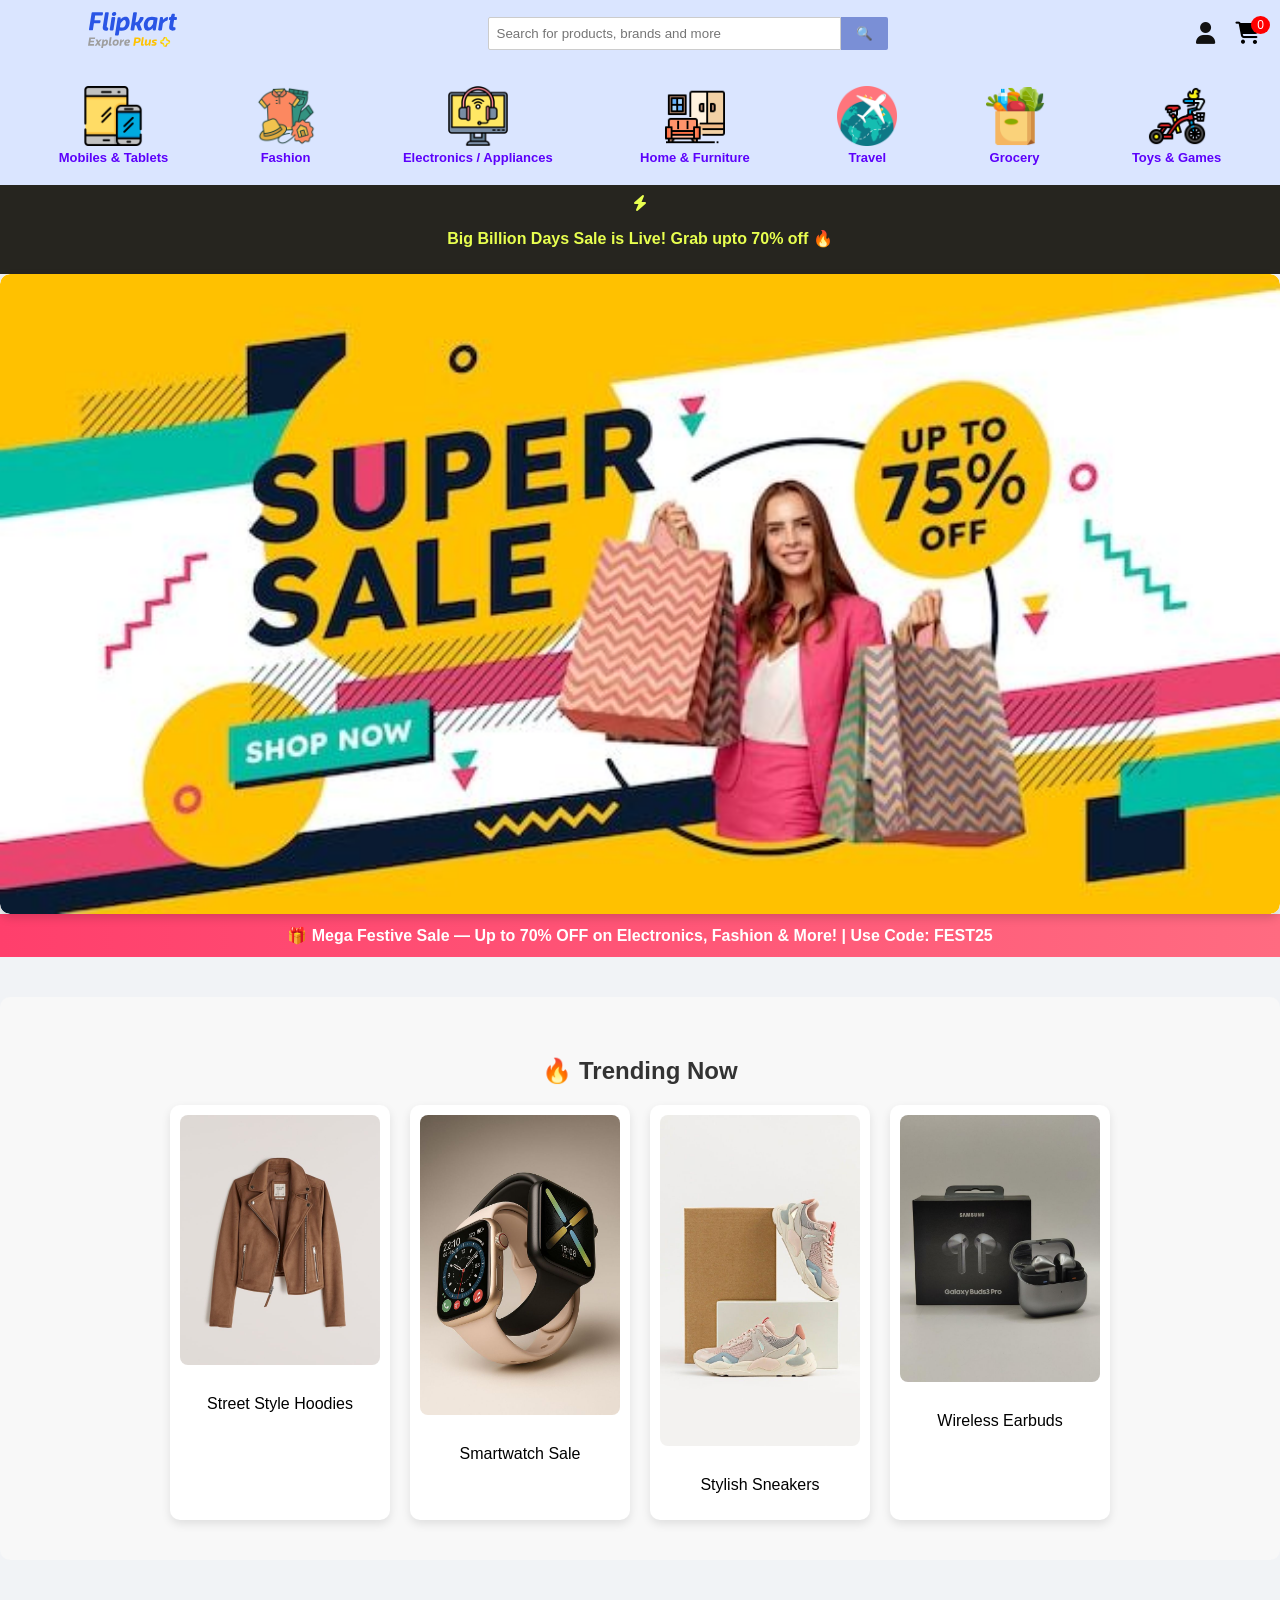
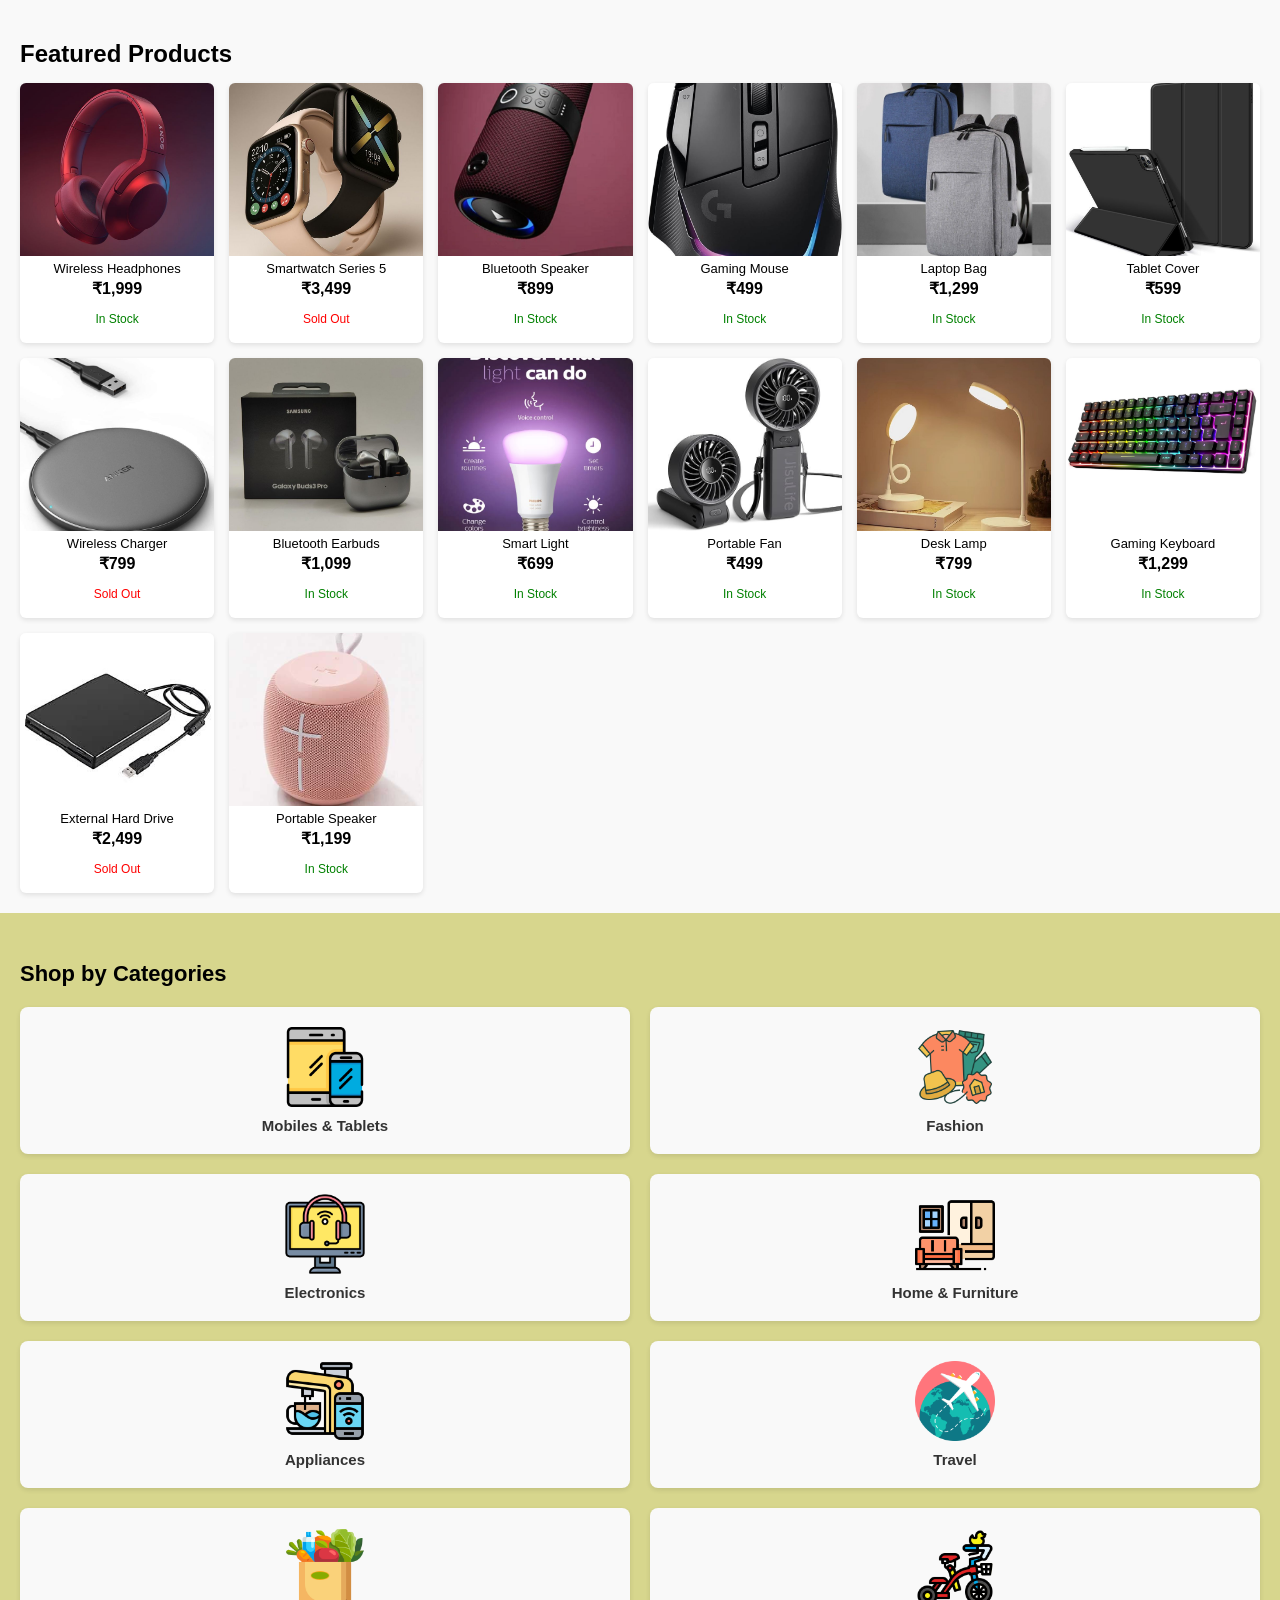
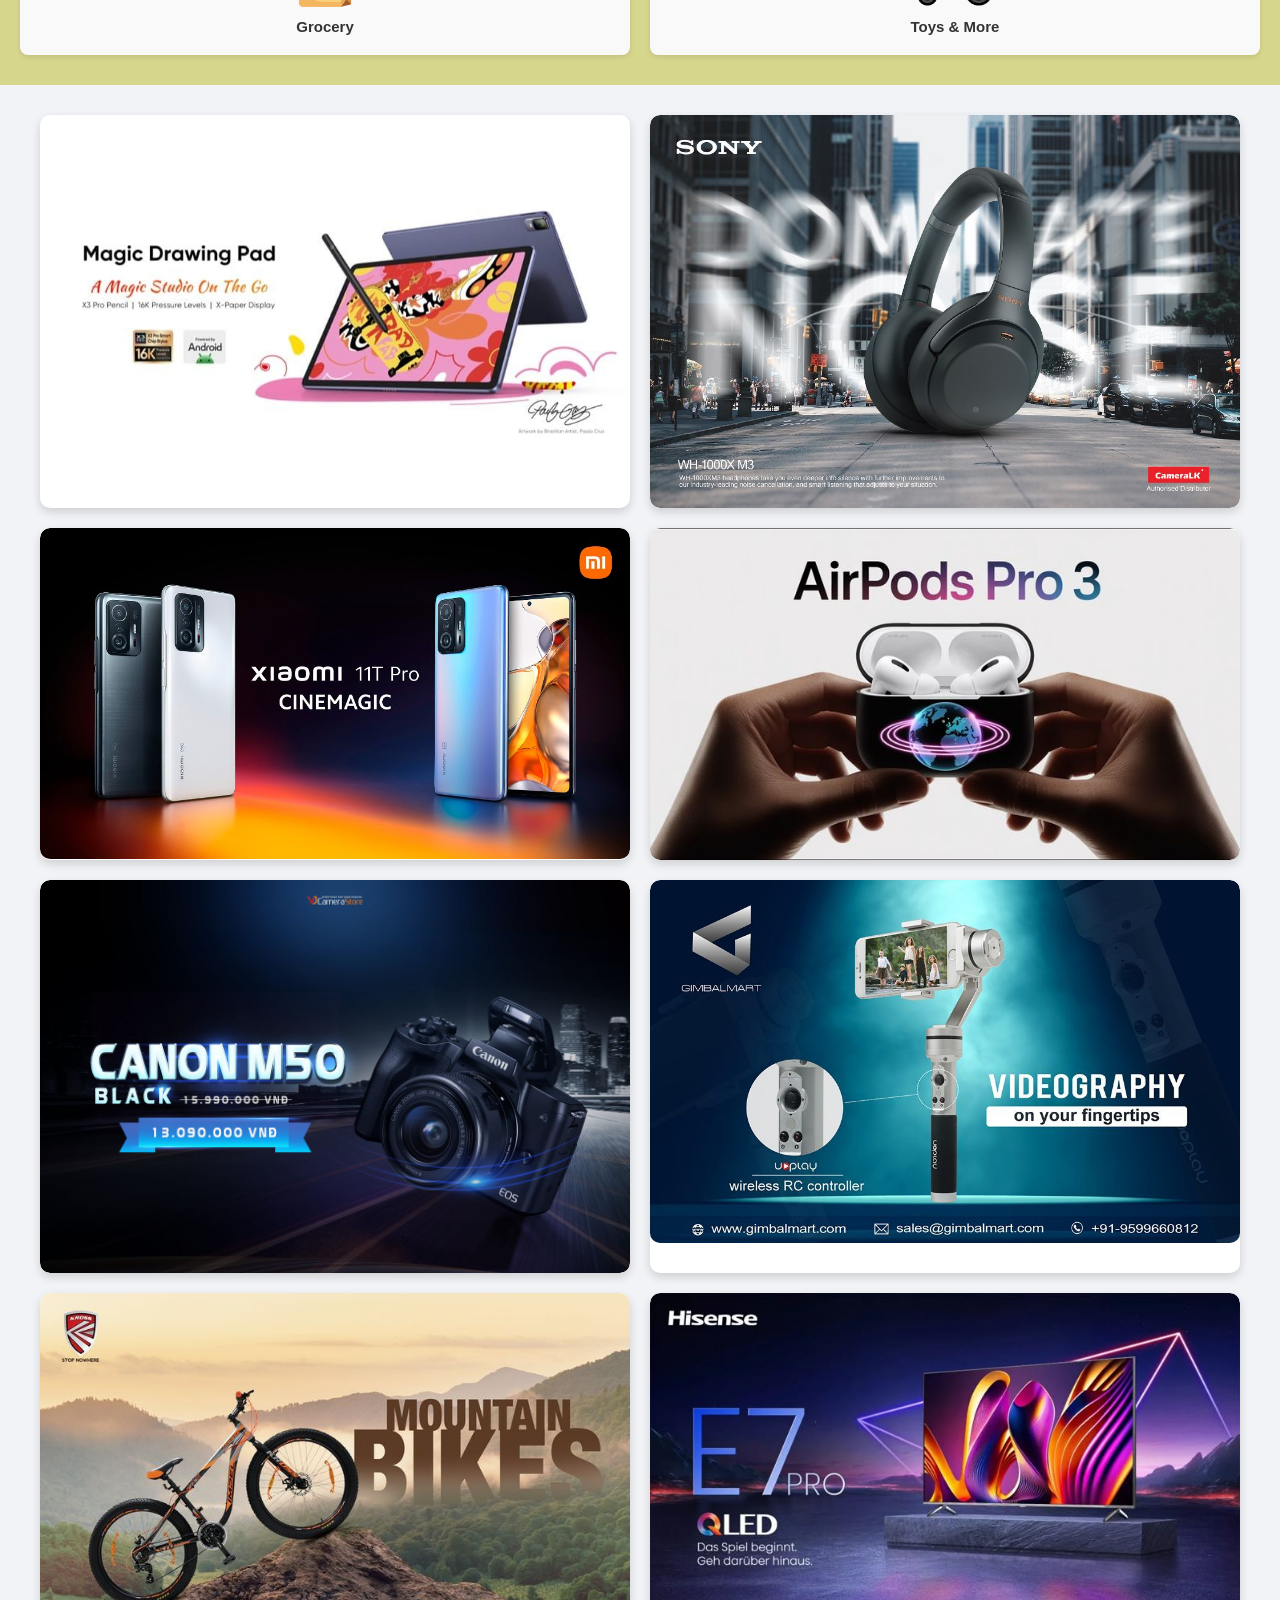
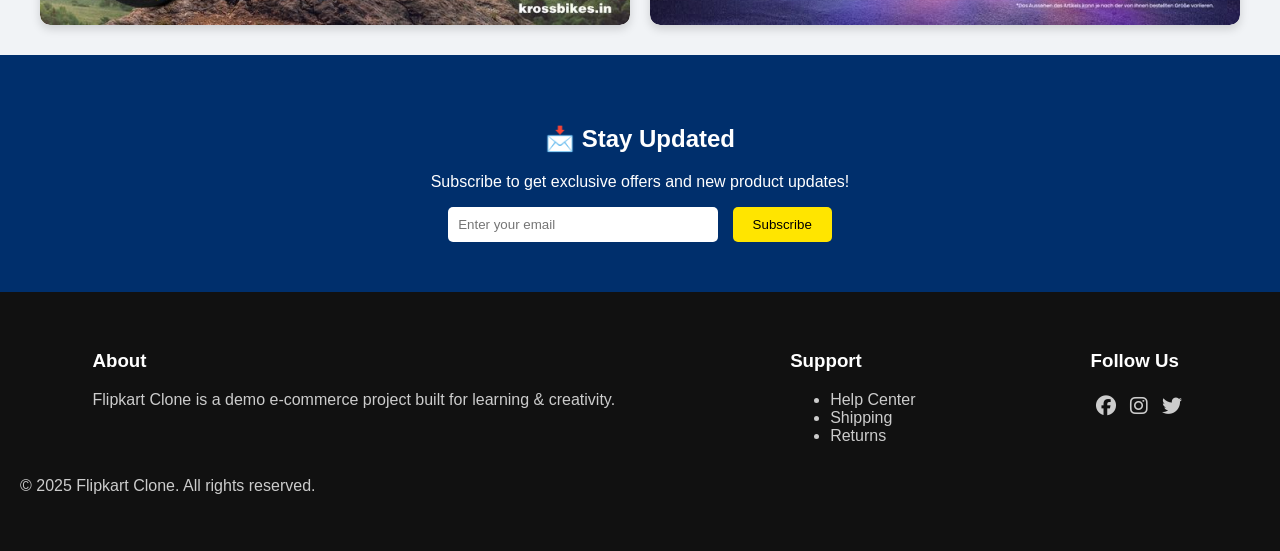
<file: index.html>
<!DOCTYPE html>
<html lang="en">
<head>
  <meta charset="UTF-8">
  <title>Flipkart by Prakhar</title>
  <link rel="stylesheet" href="styles.css">
  <link rel="stylesheet" href="https://cdnjs.cloudflare.com/ajax/libs/font-awesome/6.4.0/css/all.min.css" />
</head>
<style></style>
<body>

 <!-- NAVIGATION -->
<nav class="navbar">
  <div class="logo">
    <a href="index.html"><img src="photos/Flipcart.svg" alt="Flipkart"></a>
  </div>

  <div class="search-bar">
    <input type="text" placeholder="Search for products, brands and more">
    <button>🔍</button>
  </div>

  <div class="nav-icons">
    <!-- ACCOUNT DROPDOWN -->
    <div class="account-dropdown">
      <a href="account.html" class="account-link">
        <i class="fas fa-user"></i>
      </a>
      <div class="dropdown-menu">
        <p>👋 Welcome, User</p>
        <a href="account.html">My Profile</a>
        <a href="#">My Orders</a>
        <a href="#">Wishlist</a>
        <a href="#">Settings</a>
        <hr>
        <a href="#" class="logout">Logout</a>
      </div>
    </div>

    <!-- CART ICON -->
    <a href="cart.html" class="cart-link">
      <i class="fas fa-shopping-cart"></i>
      <span class="cart-badge">0</span>
    </a>
  </div>
</nav>


<!-- CATEGORY SECTION -->
<div class="categories">

  <!-- Mobiles -->
  <div class="cat-item">
    <a href="mobiles.html" class="cat">
      <img src="photos/responsive_423868.png" alt="mobiles">
      <p>Mobiles & Tablets</p>
    </a>
    <div class="sub-menu">
      <a href="smartphones.html">Smartphones</a>
      <a href="tablets.html">Tablets</a>
      <a href="mobile-accessories.html">Smart Watches</a>
    </div>
  </div>

  <!-- Fashion -->
  <div class="cat-item">
    <a href="fashion.html" class="cat">
      <img src="photos/brand_7417708.png" alt="fashion">
      <p>Fashion</p>
    </a>
    <div class="sub-menu">
      <a href="mens-wear.html">Men's Wear</a>
      <a href="womens-wear.html">Women's Wear</a>
      <a href="kids-fashion.html">Kids Fashion</a>
      <a href="footwear.html">Footwear</a>
    </div>
  </div>

  <!-- Electronics / Appliances -->
  <div class="cat-item">
    <a href="electronics.html" class="cat">
      <img src="photos/headphone_8869012.png" alt="electronics">
      <p>Electronics / Appliances</p>
    </a>
    <div class="sub-menu">
      <p style="font-weight:bold; text-align:center; color:#5c01fb; margin:5px 0;">Electronics</p>
      <a href="laptops.html">Laptops</a>
      <a href="audio.html">Headphones & Audio</a>
      <a href="cameras.html">Cameras</a>
      <hr style="margin:6px 0; border:0; border-top:1px solid #ccc;">
      <p style="font-weight:bold; text-align:center; color:#5c01fb; margin:5px 0;">Appliances</p>
      <a href="washing-machines.html">Washing Machines</a>
      <a href="refrigerators.html">Refrigerators</a>
      <a href="microwaves.html">Microwaves</a>
    </div>
  </div>

  <!-- Home -->
  <div class="cat-item">
    <a href="home.html" class="cat">
      <img src="photos/furniture_2603741.png" alt="home">
      <p>Home & Furniture</p>
    </a>
    <div class="sub-menu">
      <a href="furniture.html">Furniture</a>
      <a href="decor.html">Home Decor</a>
      <a href="kitchen.html">Kitchen Essentials</a>
    </div>
  </div>

  <!-- Travel -->
  <div class="cat-item">
    <a href="travel.html" class="cat">
      <img src="photos/svg_11499703.png" alt="travel">
      <p>Travel</p>
    </a>
    <div class="sub-menu">
      <a href="flights.html">Flights</a>
      <a href="trains.html">Trains</a>
      <a href="buses.html">Buses</a>
    </div>
  </div>

  <!-- Grocery -->
  <div class="cat-item">
    <a href="grocery.html" class="cat">
      <img src="photos/shopping-bag_3514242.png" alt="grocery">
      <p>Grocery</p>
    </a>
    <div class="sub-menu">
      <a href="fruits.html">Fruits</a>
      <a href="vegetables.html">Vegetables</a>
      <a href="daily-needs.html">Daily Needs</a>
    </div>
  </div>

  <!-- Toys -->
  <div class="cat-item">
    <a href="toys.html" class="cat">
      <img src="photos/tricycle_2308038.png" alt="Toys">
      <p>Toys & Games</p>
    </a>
    <div class="sub-menu">
      <a href="outdoor-toys.html">Outdoor Toys</a>
      <a href="educational-toys.html">Educational Toys</a>
      <a href="action-figures.html">Action Figures</a>
      <a href="puzzles.html">Puzzles</a>
    </div>
  </div>

</div>


  <!-- OFFER STRIP -->
  <section class="offers">
    <div class="offer-box">
      <i class="fa-solid fa-bolt"></i>
      <p>Big Billion Days Sale is Live! Grab upto 70% off 🔥</p>
    </div>
  </section>

<!-- BANNER / SLIDER -->
<div class="banner">
  <div class="slides">
    <img src="banner/3f18bdad72263ca1a912f7f2d5699827.jpg" class="active" alt="Banner 1">
    <img src="banner/40c37e7dae68017805ef7e888461870e.jpg" alt="Banner 2">
    <img src="banner/e4dcd8a80475b99cef4d66dc8df94909.jpg" alt="Banner 3">
  </div>
</div>



  <!-- ===== DEALS STRIP ===== -->
<div class="deal-strip">
  🎁 Mega Festive Sale — Up to <strong>70% OFF</strong> on Electronics, Fashion & More! | Use Code: <b>FEST25</b>
</div>

  <!-- TRENDING SECTION -->
  <section class="trending">
    <h2>🔥 Trending Now</h2>
    <div class="trending-grid">
      <div class="trend-card">
        <img src="product-images/winterjacket.jpg" alt="trend">
        <p>Street Style Hoodies</p>
      </div>
      <div class="trend-card">
        <img src="product-images/smartwatch.jpg" alt="trend">
        <p>Smartwatch Sale</p>
      </div>
      <div class="trend-card">
        <img src="product-images/Sneakers.jpg" alt="trend">
        <p>Stylish Sneakers</p>
      </div>
      <div class="trend-card">
        <img src="product-images/earbuds.jpg" alt="trend">
        <p>Wireless Earbuds</p>
      </div>
    </div>
  </section>

  <!-- PRODUCT CARDS SECTION -->
<section class="featured-products">
  <h2>Featured Products</h2>
  <div class="featured-grid">
    <div class="featured-card">
      <div class="img-container">
        <img src="product-images/headphone.jpg" alt="Product 1">
      </div>
      <div class="product-info">
        <p class="product-name">Wireless Headphones</p>
        <p class="product-price">₹1,999</p>
        <p class="product-stock in-stock">In Stock</p>
      </div>
    </div>

    <div class="featured-card">
      <div class="img-container">
        <img src="product-images/smartwatch.jpg" alt="Product 2">
      </div>
      <div class="product-info">
        <p class="product-name">Smartwatch Series 5</p>
        <p class="product-price">₹3,499</p>
        <p class="product-stock sold-out">Sold Out</p>
      </div>
    </div>

    <div class="featured-card">
      <div class="img-container">
        <img src="product-images/bluetooth speaker.jpg" alt="Product 3">
      </div>
      <div class="product-info">
        <p class="product-name">Bluetooth Speaker</p>
        <p class="product-price">₹899</p>
        <p class="product-stock in-stock">In Stock</p>
      </div>
    </div>

    <div class="featured-card">
      <div class="img-container">
        <img src="product-images/mouse.jpg" alt="Product 4">
      </div>
      <div class="product-info">
        <p class="product-name">Gaming Mouse</p>
        <p class="product-price">₹499</p>
        <p class="product-stock in-stock">In Stock</p>
      </div>
    </div>

    <div class="featured-card">
      <div class="img-container">
        <img src="product-images/laptop bag.jpg" alt="Product 5">
      </div>
      <div class="product-info">
        <p class="product-name">Laptop Bag</p>
        <p class="product-price">₹1,299</p>
        <p class="product-stock in-stock">In Stock</p>
      </div>
    </div>

    <div class="featured-card">
      <div class="img-container">
        <img src="product-images/tablet cover.jpg" alt="Product 6">
      </div>
      <div class="product-info">
        <p class="product-name">Tablet Cover</p>
        <p class="product-price">₹599</p>
        <p class="product-stock in-stock">In Stock</p>
      </div>
    </div>

    <div class="featured-card">
      <div class="img-container">
        <img src="product-images/wireless charger.jpg" alt="Product 7">
      </div>
      <div class="product-info">
        <p class="product-name">Wireless Charger</p>
        <p class="product-price">₹799</p>
        <p class="product-stock sold-out">Sold Out</p>
      </div>
    </div>

    <div class="featured-card">
      <div class="img-container">
        <img src="product-images/earbuds.jpg" alt="Product 8">
      </div>
      <div class="product-info">
        <p class="product-name">Bluetooth Earbuds</p>
        <p class="product-price">₹1,099</p>
        <p class="product-stock in-stock">In Stock</p>
      </div>
    </div>

    <div class="featured-card">
      <div class="img-container">
        <img src="product-images/smart light.jpg" alt="Product 9">
      </div>
      <div class="product-info">
        <p class="product-name">Smart Light</p>
        <p class="product-price">₹699</p>
        <p class="product-stock in-stock">In Stock</p>
      </div>
    </div>

    <div class="featured-card">
      <div class="img-container">
        <img src="product-images/portable fan.jpg" alt="Product 10">
      </div>
      <div class="product-info">
        <p class="product-name">Portable Fan</p>
        <p class="product-price">₹499</p>
        <p class="product-stock in-stock">In Stock</p>
      </div>
    </div>

  <div class="featured-card">
      <div class="img-container">
        <img src="product-images/desk lamp.jpg" alt="Product 11">
      </div>
      <div class="product-info">
        <p class="product-name">Desk Lamp</p>
        <p class="product-price">₹799</p>
        <p class="product-stock in-stock">In Stock</p>
      </div>
    </div>

    <div class="featured-card">
      <div class="img-container">
        <img src="product-images/gaming keyboard.jpg" alt="Product 12">
      </div>
      <div class="product-info">
        <p class="product-name">Gaming Keyboard</p>
        <p class="product-price">₹1,299</p>
        <p class="product-stock in-stock">In Stock</p>
      </div>
    </div>

    <div class="featured-card">
      <div class="img-container">
        <img src="product-images/hard disk.jpg" alt="Product 13">
      </div>
      <div class="product-info">
        <p class="product-name">External Hard Drive</p>
        <p class="product-price">₹2,499</p>
        <p class="product-stock sold-out">Sold Out</p>
      </div>
    </div>

    <div class="featured-card">
      <div class="img-container">
        <img src="product-images/portable speaker.jpg" alt="Product 14">
      </div>
      <div class="product-info">
        <p class="product-name">Portable Speaker</p>
        <p class="product-price">₹1,199</p>
        <p class="product-stock in-stock">In Stock</p>
      </div>
    </div>
  </div>
</section>
<!-- SHOP BY CATEGORIES SECTION -->
<section class="shop-categories">
  <h2>Shop by Categories</h2>
  <div class="category-grid">

    <!-- Row 1 -->
    <div class="category-card">
      <a href="mobiles.html">
        <img src="photos/responsive_423868.png" alt="Mobiles">
        <p>Mobiles & Tablets</p>
      </a>
    </div>
    <div class="category-card">
      <a href="fashion.html">
        <img src="photos/brand_7417708.png" alt="Fashion">
        <p>Fashion</p>
      </a>
    </div>

    <!-- Row 2 -->
    <div class="category-card">
      <a href="electronics.html">
        <img src="photos/headphone_8869012.png" alt="Electronics">
        <p>Electronics</p>
      </a>
    </div>
    <div class="category-card">
      <a href="home.html">
        <img src="photos/furniture_2603741.png" alt="Home & Furniture">
        <p>Home & Furniture</p>
      </a>
    </div>

    <!-- Row 3 -->
    <div class="category-card">
      <a href="appliances.html">
        <img src="photos/coffee-machine_3321311.png" alt="Appliances">
        <p>Appliances</p>
      </a>
    </div>
    <div class="category-card">
      <a href="travel.html">
        <img src="photos/svg_11499703.png" alt="Travel">
        <p>Travel</p>
      </a>
    </div>

    <!-- Row 4 -->
    <div class="category-card">
      <a href="grocery.html">
        <img src="photos/shopping-bag_3514242.png" alt="Grocery">
        <p>Grocery</p>
      </a>
    </div>
    
    <div class="category-card">
      <a href="toys.html">
        <img src="photos/tricycle_2308038.png" alt="Toys">
        <p>Toys & More</p>
      </a>
    </div>

  </div>
</section>

<!-- FULL-SCREEN BANNER SECTION -->
<section class="full-banner">
  <div class="banner-container">
    <div class="banner">
      <a href="mobiles.html"><img src="banner/tablet.jpg" alt="Banner 1"></a>
    </div>
    <div class="banner">
      <a href="electronics.html"><img src="banner/headphone.jpg" alt="Banner 2"></a>
    </div>
    <div class="banner">
      <a href="mobiles.html"><img src="banner/Xiaomi Mi 9T.jpg" alt="Banner 3"></a>
    </div>
    <div class="banner">
      <a href="electronics.html"><img src="banner/earphone.jpg" alt="Banner 4"></a>
    </div>
    <div class="banner">
      <a href="electronics.html"><img src="banner/camera.jpg" alt="Banner 5"></a>
    </div>
    <div class="banner">
      <a href="electronics.html"><img src="banner/gimbals.jpg" alt="Banner 6"></a>
    </div>
    <div class="banner">
      <a href="toys.html"><img src="banner/biking.jpg" alt="Banner 7"></a>
    </div>
    <div class="banner">
      <a href="tv.html"><img src="banner/tv.jpg" alt="Hisense E7 Pro QLED TV displayed on a modern stand with vibrant abstract graphics on the screen, neon geometric lights in the background, and promotional text in German reading Hisense E7 Pro QLED Das Spiel beginnt Geh darüber hinaus The scene feels futuristic and energetic"></a>
    </div>
  </div>
</section>


  <!-- NEWSLETTER SIGNUP -->
  <section class="newsletter">
    <h2>📩 Stay Updated</h2>
    <p>Subscribe to get exclusive offers and new product updates!</p>
    <form>
      <input type="email" placeholder="Enter your email">
      <button type="submit">Subscribe</button>
    </form>
  </section>

<!-- FOOTER -->
  <footer>
    <div class="footer-grid">
      <div>
        <h3>About</h3>
        <p>Flipkart Clone is a demo e-commerce project built for learning & creativity.</p>
      </div>
      <div>
        <h3>Support</h3>
        <ul>
          <li><a href="#">Help Center</a></li>
          <li><a href="#">Shipping</a></li>
          <li><a href="#">Returns</a></li>
        </ul>
      </div>
      <div>
        <h3>Follow Us</h3>
        <div class="social-icons">
          <i class="fab fa-facebook"></i>
          <i class="fab fa-instagram"></i>
          <i class="fab fa-twitter"></i>
        </div>
      </div>
    </div>
    <p class="copyright">© 2025 Flipkart Clone. All rights reserved.</p>
  </footer>

  <script src="app.js"></script>
</body>
</html>
</file>
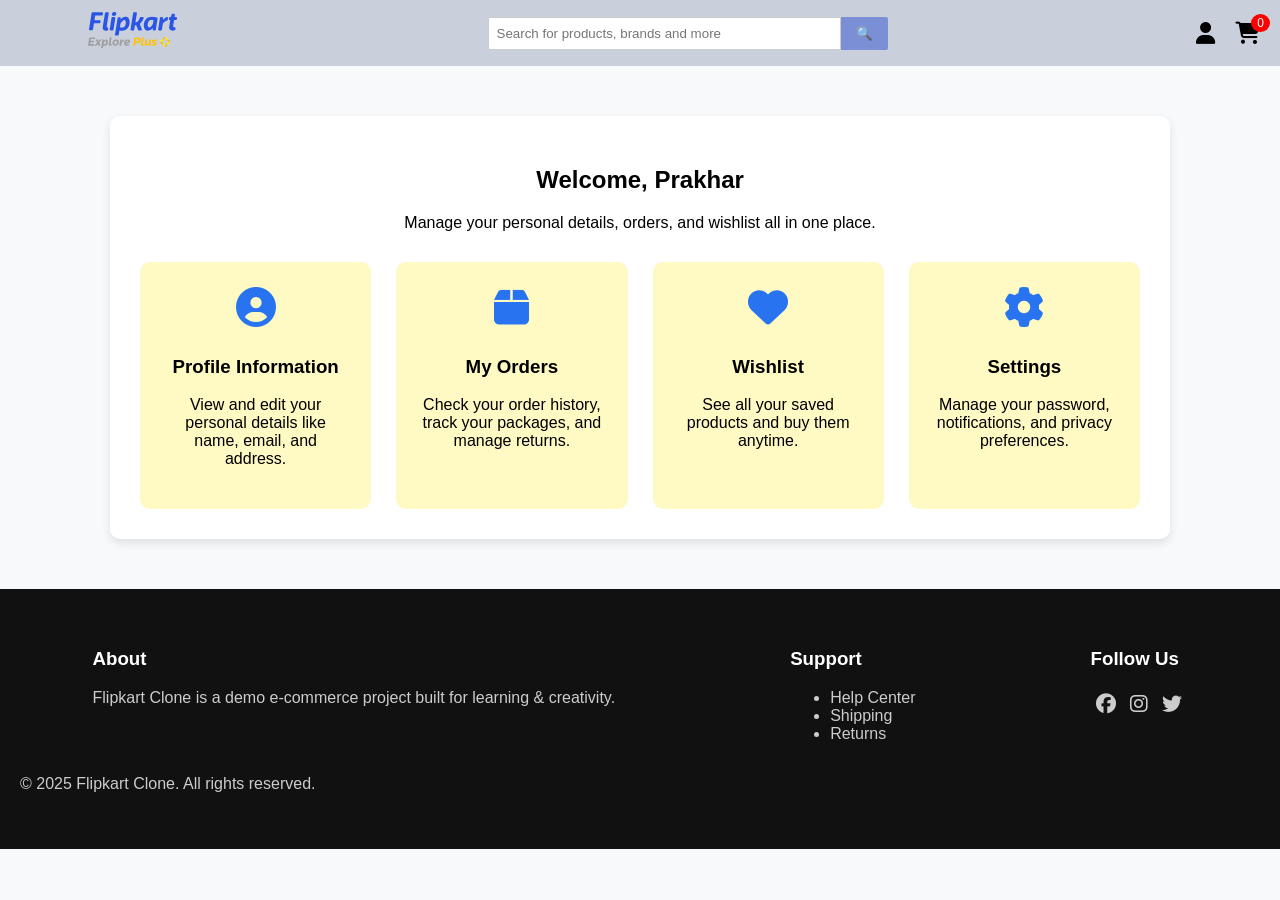
<file: account.html>
<!DOCTYPE html>
<html lang="en">
<head>
  <meta charset="UTF-8">
  <title>My Account | Flipkart Clone</title>
  <link rel="stylesheet" href="https://cdnjs.cloudflare.com/ajax/libs/font-awesome/6.4.0/css/all.min.css">
<style>
    body {
  font-family: Arial, sans-serif;
  margin: 0;
  background-color: #f8f9fa;
}

/* NAVBAR */
.navbar {
  display: flex;
  justify-content: space-between;
  align-items: center;
  background: #c9d0db;
  padding: 10px 20px;
  color: #fff;
}

.navbar .logo {
  font-size: 22px;
  font-weight: bold;
}

.search-bar {
  flex: 1;
  margin: 0 20px;
  display: flex;
  max-width: 400px;  /* limit width of search bar */
}

.search-bar input {
  flex: 1;
  padding: 8px;
  border: 1px solid #ccc;
  border-radius: 2px 0 0 2px;
}


.search-bar button {
  padding: 8px 15px;
  background: #7a8fd6;
  border: none;
  cursor: pointer;
  border-radius: 0 2px 2px 0;
}

.nav-icons {
  display: flex;
  align-items: center;
  gap: 20px;
  color: #000;
}

.nav-icons a {
  color: #000;
  text-decoration: none;
  position: relative;
}

.nav-icons i {
  font-size: 22px;
  cursor: pointer;
  transition: transform 0.2s ease;
}
.nav-icons i:hover {
  transform: scale(1.1);
  color: #2874f0;
}

.cart-badge {
  position: absolute;
  top: -8px;
  right: -10px;
  background: red;
  color: white;
  border-radius: 50%;
  font-size: 12px;
  padding: 2px 6px;
}


/* ACCOUNT DROPDOWN */
.account-dropdown {
  position: relative;
}

.dropdown-menu {
  position: absolute;
  top: 35px;
  right: 0;
  background: white;
  color: #333;
  border-radius: 6px;
  box-shadow: 0 4px 8px rgba(0,0,0,0.15);
  display: none;
  flex-direction: column;
  width: 200px;
  padding: 10px 0;
  transition: all 0.3s ease;
}

.account-dropdown:hover .dropdown-menu {
  display: flex;
  animation: slideDown 0.3s ease forwards;
}

@keyframes slideDown {
  from { opacity: 0; transform: translateY(-10px); }
  to { opacity: 1; transform: translateY(0); }
}

.dropdown-menu a {
  padding: 8px 15px;
  text-decoration: none;
  color: #333;
  transition: 0.2s;
}

.dropdown-menu a:hover {
  background: #f5f5f5;
}

.dropdown-menu .welcome {
  padding: 8px 15px;
  font-weight: bold;
}

.logout {
  color: red !important;
}

/* ACCOUNT SECTION */
.account-section {
  padding: 50px;
  text-align: center;
}

.account-container {
  max-width: 1000px;
  margin: auto;
  background: white;
  padding: 30px;
  border-radius: 10px;
  box-shadow: 0 4px 10px rgba(0,0,0,0.1);
}
.account-container h2 {
  margin-bottom: 20px;
  font-family:'Franklin Gothic Medium', 'Arial Narrow', Arial, sans-serif;
}
.account-details {
  display: grid;
  grid-template-columns: repeat(auto-fit, minmax(230px, 1fr));
  gap: 25px;
  margin-top: 30px;
}

.detail-card {
  background: #fff9c4;
  padding: 25px;
  border-radius: 10px;
  transition: all 0.3s ease;
}

.detail-card:hover {
  background: #ffeb3b;
  transform: translateY(-5px);
}

.detail-card i {
  font-size: 40px;
  color: #2874f0;
  margin-bottom: 10px;
}

/* FOOTER */
footer {
  background: #111;
  color: #ccc;
  padding: 40px 20px;
}
.footer-grid {
  display: flex;
  flex-wrap: wrap;
  justify-content: space-around;
  gap: 30px;
}
.footer-grid h3 {
  color: white;
}
.footer-grid a {
  color: #ccc;
  text-decoration: none;
}
.footer-grid a:hover {
  color: #ffe500;
}
.social-icons i {
  margin: 5px;
  font-size: 20px;
  cursor: pointer;
  transition: 0.3s;
}
.social-icons i:hover {
  color: #ffe500;
}

</style>
</head>
<body>

  <!-- NAVIGATION -->
  <nav class="navbar">
    <div class="logo">
      <a href="index.html"><img src="photos/Flipcart.svg" alt="Flipkart"></a>
    </div>

    <div class="search-bar">
      <input type="text" placeholder="Search for products, brands and more">
      <button>🔍</button>
    </div>

    <div class="nav-icons">
      <!-- Account -->
      <div class="account-dropdown">
        <i class="fas fa-user"></i>
        <div class="dropdown-menu">
          <p class="welcome">👋 Welcome, Prakhar</p>
          <a href="#">My Profile</a>
          <a href="#">My Orders</a>
          <a href="#">Wishlist</a>
          <a href="#">Settings</a>
          <hr>
          <a href="#" class="logout">Logout</a>
        </div>
      </div>

      <!-- Cart -->
      <a href="cart.html" class="nav-link">
        <i class="fas fa-shopping-cart"></i>
        <span class="cart-badge">0</span>
      </a>
    </div>
  </nav>

  <!-- ACCOUNT SECTION -->
  <section class="account-section">
    <div class="account-container">
      <h2>Welcome, Prakhar</h2>
      <p>Manage your personal details, orders, and wishlist all in one place.</p>

      <div class="account-details">
        <div class="detail-card">
          <i class="fas fa-user-circle"></i>
          <h3>Profile Information</h3>
          <p>View and edit your personal details like name, email, and address.</p>
        </div>

        <div class="detail-card">
          <i class="fas fa-box"></i>
          <h3>My Orders</h3>
          <p>Check your order history, track your packages, and manage returns.</p>
        </div>

        <div class="detail-card">
          <i class="fas fa-heart"></i>
          <h3>Wishlist</h3>
          <p>See all your saved products and buy them anytime.</p>
        </div>

        <div class="detail-card">
          <i class="fas fa-cog"></i>
          <h3>Settings</h3>
          <p>Manage your password, notifications, and privacy preferences.</p>
        </div>
      </div>
    </div>
  </section>

  <!-- FOOTER -->
  <footer>
    <div class="footer-grid">
      <div>
        <h3>About</h3>
        <p>Flipkart Clone is a demo e-commerce project built for learning & creativity.</p>
      </div>
      <div>
        <h3>Support</h3>
        <ul>
          <li><a href="#">Help Center</a></li>
          <li><a href="#">Shipping</a></li>
          <li><a href="#">Returns</a></li>
        </ul>
      </div>
      <div>
        <h3>Follow Us</h3>
        <div class="social-icons">
          <i class="fab fa-facebook"></i>
          <i class="fab fa-instagram"></i>
          <i class="fab fa-twitter"></i>
        </div>
      </div>
    </div>
    <p class="copyright">© 2025 Flipkart Clone. All rights reserved.</p>
  </footer>
<script>
// Simple cart badge simulation (optional)
document.addEventListener("DOMContentLoaded", () => {
  const cartBadge = document.querySelector(".cart-badge");
  const cartItems = JSON.parse(localStorage.getItem("cartItems")) || [];
  cartBadge.textContent = cartItems.length;
});

</script>
</body>
</html>
</file>
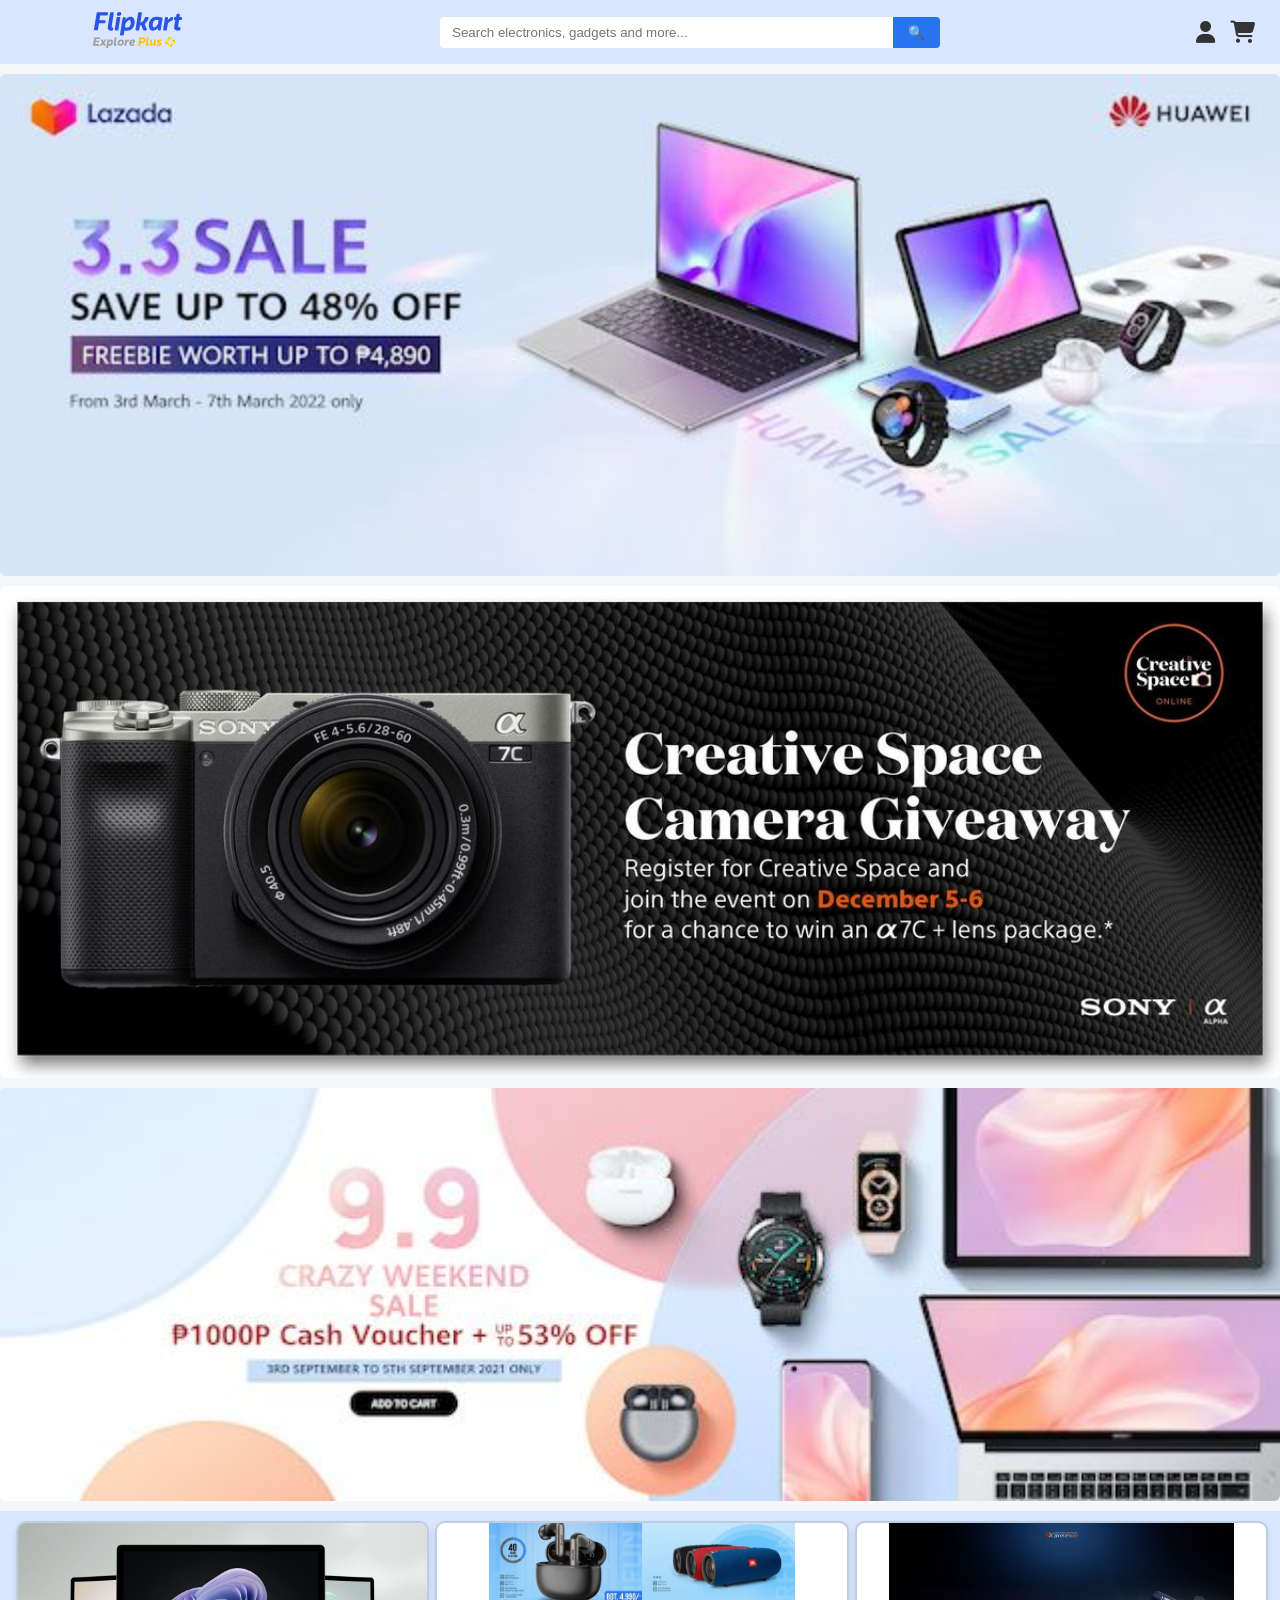
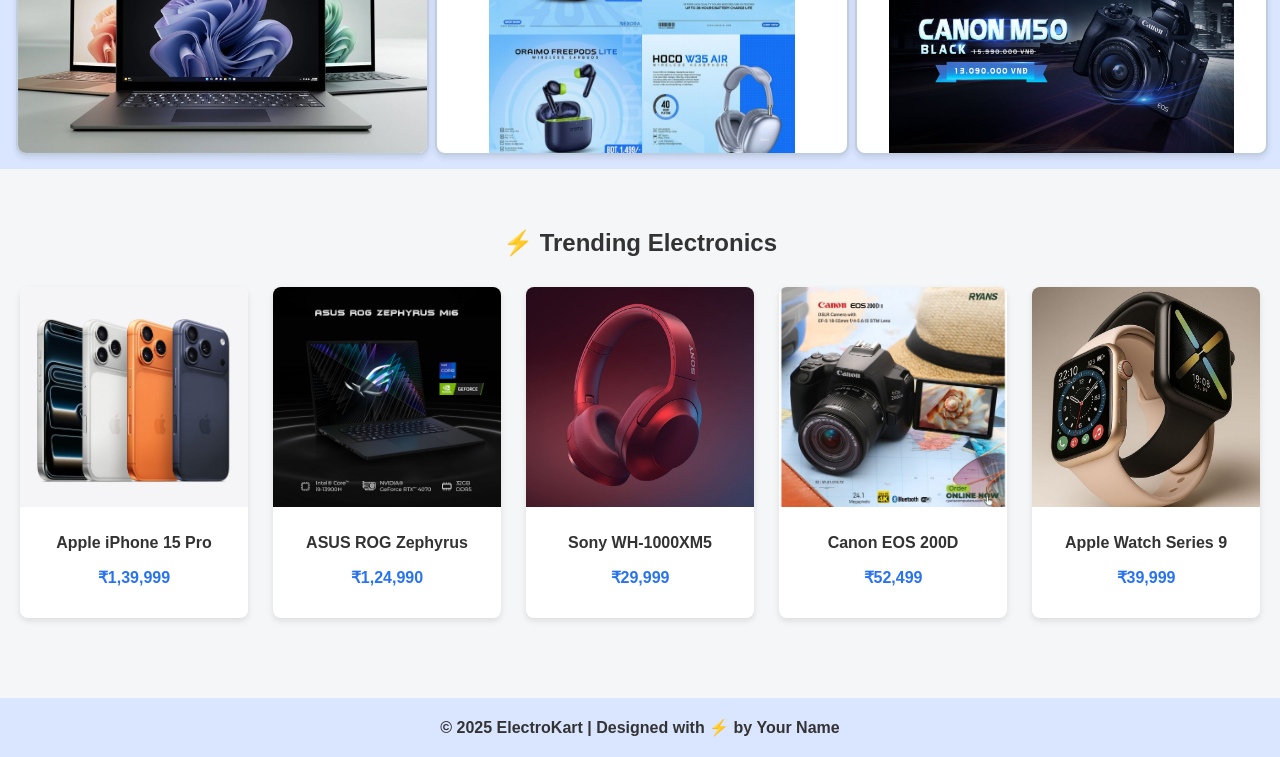
<file: electronics.html>
<!DOCTYPE html>
<html lang="en">
<head>
  <meta charset="UTF-8">
  <meta name="viewport" content="width=device-width, initial-scale=1.0">
  <title>Electronics Store</title>
  <link rel="stylesheet" href="https://cdnjs.cloudflare.com/ajax/libs/font-awesome/6.4.0/css/all.min.css">
  <style>
    body {
      margin: 0;
      font-family: "Poppins", sans-serif;
      background: #f4f6f8;
      color: #333;
    }

    /* ===== NAVBAR ===== */
    .navbar {
      display: flex;
      justify-content: space-between;
      align-items: center;
      background: #dae5ff;
      padding: 10px 25px;
      position: sticky;
      top: 0;
      z-index: 1000;
    }

    .logo img {
      height: 40px;
      cursor: pointer;
    }

    .search-bar {
      display: flex;
      flex: 1;
      margin: 0 25px;
      max-width: 500px;
    }

    .search-bar input {
      flex: 1;
      padding: 8px 12px;
      border: none;
      outline: none;
      border-radius: 4px 0 0 4px;
    }

    .search-bar button {
      background: #2874f0;
      color: white;
      border: none;
      padding: 8px 15px;
      border-radius: 0 4px 4px 0;
      cursor: pointer;
    }

    .nav-icons {
      display: flex;
      align-items: center;
      gap: 15px;
    }

    .nav-icons i {
      font-size: 22px;
      cursor: pointer;
      color: #333;
    }

    /* ===== ACCOUNT DROPDOWN ===== */
    .account-dropdown {
      position: relative;
    }

    .account-dropdown:hover .dropdown-menu {
      display: flex;
    }

    .dropdown-menu {
      position: absolute;
      top: 40px;
      right: 0;
      background: white;
      border-radius: 8px;
      box-shadow: 0 4px 10px rgba(0,0,0,0.15);
      display: none;
      flex-direction: column;
      width: 200px;
      z-index: 10;
    }

    .dropdown-menu a, .dropdown-menu p {
      padding: 10px 15px;
      color: #333;
      text-decoration: none;
    }

    .dropdown-menu a:hover {
      background: #f0f0f0;
    }

    .logout {
      color: red;
    }

    /* SMALL BANNERS (CLICKABLE with hover text) */
.small-banners {
  display: flex;
  justify-content: center;
  align-items: center;
  flex-wrap: nowrap;
  gap: 10px;
  padding: 10px;
  background: #dae5ff;
}

.small-banners .banner-item {
  position: relative;
  width: 32.5%;
  display: inline-block;
  text-decoration: none;
}

.small-banners img {
  width: 100%;
  height: 230px;
  object-fit: contain;
  border: 2px solid #bfcde0;
  border-radius: 10px;
  background-color: #fff;
  box-shadow: 0 3px 6px rgba(0, 0, 0, 0.1);
  transition: transform 0.3s ease, box-shadow 0.3s ease;
}

.small-banners img:hover {
  transform: scale(1.03);
  box-shadow: 0 6px 12px rgba(0, 0, 0, 0.15);
  border-color: #7a8fd6;
}

/* Hover Text */
.banner-text {
  position: absolute;
  bottom: 15px;
  left: 50%;
  transform: translateX(-50%);
  background: rgba(0, 0, 0, 0.65);
  color: #fff;
  padding: 6px 14px;
  border-radius: 5px;
  font-size: 16px;
  opacity: 0;
  transition: opacity 0.3s ease, transform 0.3s ease;
}

.banner-item:hover .banner-text {
  opacity: 1;
  transform: translateX(-50%) translateY(-5px);
}

    /* ===== BANNER (COLUMN DISPLAY) ===== */
    .banner {
      width: 100%;
      display: flex;
      flex-direction: column;
      align-items: center;
      overflow: hidden;
      margin-top: 10px;
    }

    .banner img {
      width: 100%;
      height: auto;
      object-fit: cover;
      margin-bottom: 10px;
      border-radius: 6px;
    }

    /* ===== CATEGORY SECTION ===== */
    .category-section {
      background: white;
      padding: 30px 20px;
      display: flex;
      justify-content: center;
      gap: 30px;
      flex-wrap: wrap;
    }

    .category-card {
      text-align: center;
      width: 140px;
      transition: transform 0.3s;
      cursor: pointer;
    }

    .category-card img {
      width: 100px;
      height: 100px;
      border-radius: 50%;
      object-fit: cover;
      margin-bottom: 10px;
    }

    .category-card:hover {
      transform: translateY(-5px);
    }

    /* ===== PRODUCTS SECTION ===== */
    .products {
      padding: 40px 20px;
    }

    .products h2 {
      text-align: center;
      margin-bottom: 30px;
    }

    .product-grid {
      display: grid;
      grid-template-columns: repeat(auto-fit, minmax(220px, 1fr));
      gap: 25px;
    }

    .product-card {
      background: white;
      border-radius: 8px;
      box-shadow: 0 3px 6px rgba(0,0,0,0.1);
      overflow: hidden;
      transition: 0.3s;
    }

    .product-card:hover {
      transform: scale(1.03);
      box-shadow: 0 6px 12px rgba(0,0,0,0.15);
    }

    .product-card img {
      width: 100%;
      height: 220px;
      object-fit: cover;
    }

    .product-info {
      padding: 15px;
      text-align: center;
    }

    .product-info h4 {
      margin: 8px 0;
      font-size: 16px;
    }

    .product-info p {
      color: #2874f0;
      font-weight: bold;
    }
  
    .product-card {
    display: block;
    text-decoration: none;
    color: inherit;
    }


    /* ===== FOOTER ===== */
    footer {
      background: #dae5ff;
      padding: 20px;
      text-align: center;
      margin-top: 40px;
      font-weight: bold;
    }
  </style>
</head>
<body>

  <!-- ===== NAVBAR ===== -->
  <nav class="navbar">
    <div class="logo">
      <a href="index.html"><img src="photos/Flipcart.svg" alt="Logo"></a>
    </div>

    <div class="search-bar">
      <input type="text" placeholder="Search electronics, gadgets and more...">
      <button>🔍</button>
    </div>

    <div class="nav-icons">
      <div class="account-dropdown">
        <a href="account.html"><i class="fas fa-user"></i></a>
        <div class="dropdown-menu">
          <p>👋 Hello, User</p>
          <a href="account.html">My Profile</a>
          <a href="#">My Orders</a>
          <a href="#">Wishlist</a>
          <a href="#">Settings</a>
          <hr>
          <a href="#" class="logout">Logout</a>
        </div>
      </div>
      <a href="cart.html"><i class="fas fa-shopping-cart"></i></a>
    </div>
  </nav>

  <!-- ===== BANNER SECTION (STACKED IMAGES) ===== -->
  <div class="banner">
    <img src="banner/electronic2.jpg" alt="Banner 1">
    <img src="banner/elctroniccamera.jpg" alt="Banner 2">
    <img src="banner/electronic3.jpg" alt="Banner 3">
  </div>

<!-- ===== CLICKABLE BANNERS ===== -->
<section class="small-banners">
  <a href="#mobiles-section" class="banner-item">
    <img src="banner/pc.jpg" alt="Mobiles" />
    <span class="banner-text">Laptops</span>
  </a>
  <a href="#tablets-section" class="banner-item">
    <img src="banner/image.png" alt="Tablets" />
    <span class="banner-text">Headphones & Audio</span>
  </a>
  <a href="#accessories-section" class="banner-item">
    <img src="banner/camera.jpg" alt="Accessories" />
    <span class="banner-text">Cameras</span>
  </a>
</section>


<!-- ===== PRODUCTS ===== -->
<section class="products">
  <h2>⚡ Trending Electronics</h2>
  <div class="product-grid">

    <a href="iphone15.html" class="product-card">
      <img src="product-images/iphone.jpg" alt="iPhone">
      <div class="product-info">
        <h4>Apple iPhone 15 Pro</h4>
        <p>₹1,39,999</p>
      </div>
    </a>

    <a href="electonicfiles/asus-zephyrus.html" class="product-card">
      <img src="product-images/ASUS ROG Zephyrus.jpg" alt="Laptop">
      <div class="product-info">
        <h4>ASUS ROG Zephyrus</h4>
        <p>₹1,24,990</p>
      </div>
    </a>

    <a href="sony-headphones.html" class="product-card">
      <img src="product-images/headphone.jpg" alt="Headphones">
      <div class="product-info">
        <h4>Sony WH-1000XM5</h4>
        <p>₹29,999</p>
      </div>
    </a>

    <a href="canon-eos.html" class="product-card">
      <img src="product-images/Canon EOS 200D.jpg" alt="Camera">
      <div class="product-info">
        <h4>Canon EOS 200D</h4>
        <p>₹52,499</p>
      </div>
    </a>

    <a href="apple-watch.html" class="product-card">
      <img src="product-images/smartwatch.jpg" alt="Smartwatch">
      <div class="product-info">
        <h4>Apple Watch Series 9</h4>
        <p>₹39,999</p>
      </div>
    </a>

  </div>
</section>


  <!-- ===== FOOTER ===== -->
  <footer>
    © 2025 ElectroKart | Designed with ⚡ by Your Name
  </footer>

</body>
</html>
</file>
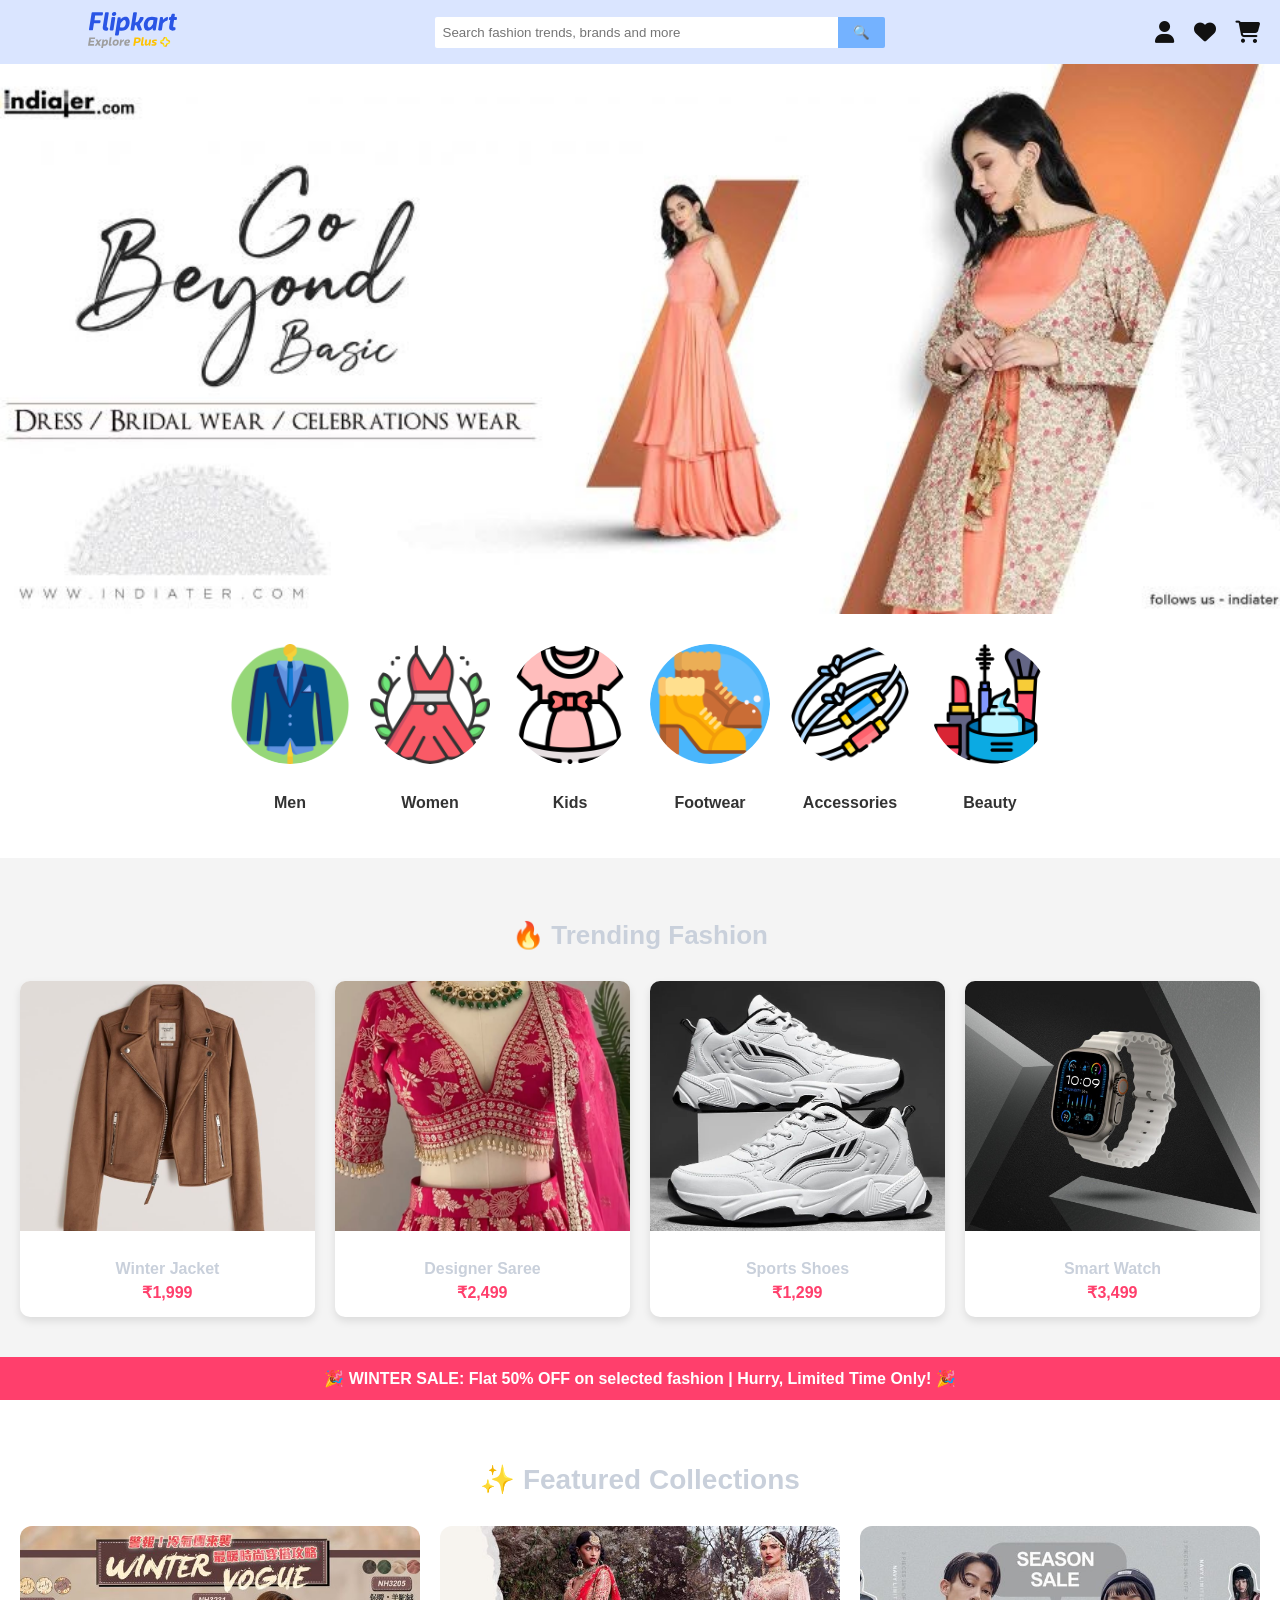
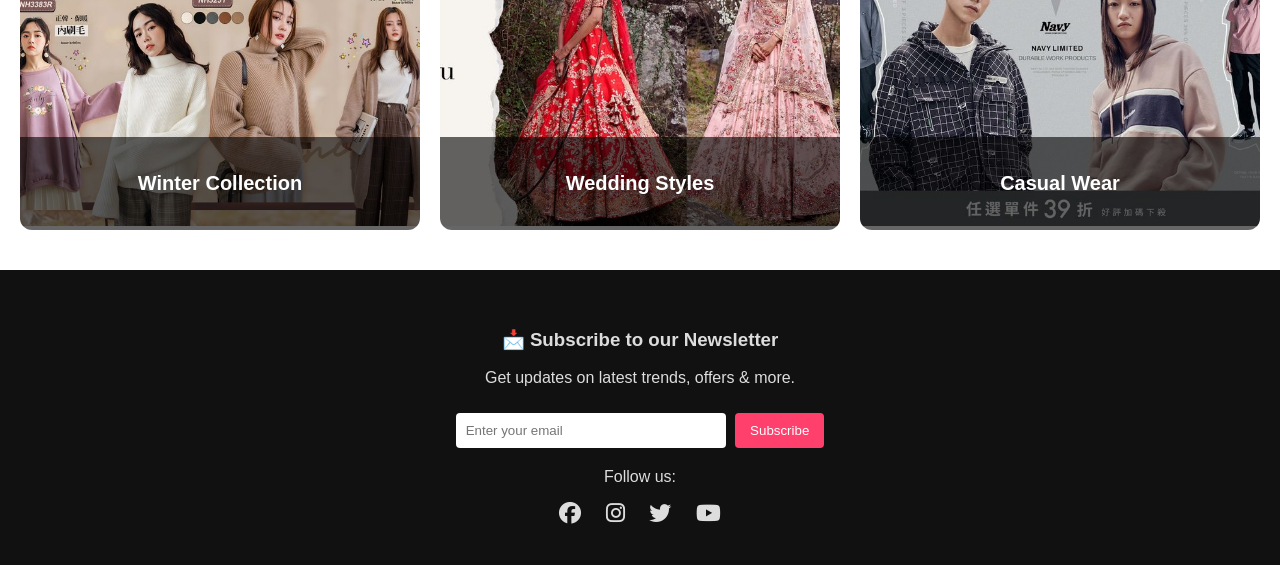
<file: fashion.html>
<!DOCTYPE html>
<html lang="en">
<head>
  <meta charset="UTF-8">
  <meta name="viewport" content="width=device-width, initial-scale=1.0">
  <link rel="stylesheet" href="https://cdnjs.cloudflare.com/ajax/libs/font-awesome/6.4.0/css/all.min.css" />
  <title>Fashion Store</title>
  <style>
    body {
      margin: 0;
      font-family: 'Segoe UI', Tahoma, Geneva, Verdana, sans-serif;
      background: #f9faff;
      color: #c9d0db;
    }

    /* NAVBAR */
    .navbar {
      display: flex;
      justify-content: space-between;
      align-items: center;
      background: #dae5ff;
      padding: 10px 20px;
    }

    .logo img {
      height: 40px;
      cursor: pointer;
    }

    .search-bar {
      flex: 1;
      margin: 0 20px;
      display: flex;
      max-width: 450px;
    }

    .search-bar input {
      flex: 1;
      padding: 8px;
      border: none;
      border-radius: 2px 0 0 2px;
    }

    .search-bar button {
      padding: 8px 15px;
      background: #74b2ff;
      border: none;
      color: white;
      cursor: pointer;
      border-radius: 0 2px 2px 0;
    }

    .nav-icons i {
      font-size: 22px;
      margin-left: 15px;
      cursor: pointer;
      color: #111;
    }

    /* BANNER */
    .banner {
      position: relative;
      width: 100%;
      overflow: hidden;
    }

    .banner img {
      width: 100%;
      height: 550px;
      object-fit: cover;
      display: none;
    }

    .banner img.active {
      display: block;
    }

    /* CATEGORIES */
    .categories {
      display: flex;              
      justify-content: center; 
      flex-wrap: wrap;   
      gap: 20px;
      padding: 30px 20px;
      background: #fff;
    }

    .categories a.cat {
      text-decoration: none;
      color: #333;
      text-align: center;
      transition: 0.3s;
    }

    .categories a.cat img {
      width: 120px;
      height: 120px;
      border-radius: 50%;
      margin-bottom: 10px;
      transition: transform 0.3s;
    }

    .categories a.cat:hover img {
      transform: scale(1.1);
    }

    .categories a.cat p {
      font-weight: bold;
    }

    /* PRODUCT GRID */
    .products {
      padding: 40px 20px;
      background: #f4f4f4;
    }

    .products h2 {
      text-align: center;
      margin-bottom: 30px;
      font-size: 26px;
    }

    .product-grid {
      display: grid;
      grid-template-columns: repeat(auto-fit, minmax(220px, 1fr));
      gap: 20px;
    }

    .product-card {
      background: #fff;
      border-radius: 10px;
      overflow: hidden;
      box-shadow: 0 4px 8px rgba(0,0,0,0.1);
      transition: transform 0.3s, box-shadow 0.3s;
    }

    .product-card:hover {
      transform: translateY(-5px);
      box-shadow: 0 6px 12px rgba(0,0,0,0.15);
    }

    .product-card img {
      width: 100%;
      height: 250px;
      object-fit: cover;
    }

    .product-info {
      padding: 15px;
      text-align: center;
    }

    .product-info h4 {
      margin: 10px 0 5px;
    }

    .product-info p {
      margin: 0;
      font-weight: bold;
      color: #ff3f6c;
    
    }

    /* SALE STRIP */
.sale-strip {
  background: #ff3f6c;
  color: white;
  text-align: center;
  padding: 12px;
  font-weight: bold;
  font-size: 16px;
}

/* FEATURED COLLECTIONS */
.collections {
  padding: 40px 20px;
  background: #fff;
}
.collections h2 {
  text-align: center;
  margin-bottom: 30px;
  font-size: 28px;
}
.collection-grid {
  display: grid;
  grid-template-columns: repeat(auto-fit, minmax(280px, 1fr));
  gap: 20px;
}
.collection-card {
  position: relative;
  overflow: hidden;
  border-radius: 12px;
}
.collection-card img {
  width: 100%;
  height: 300px;
  object-fit: cover;
  transition: transform 0.4s;
}
.collection-card:hover img {
  transform: scale(1.1);
}
.collection-card .overlay {
  position: absolute;
  bottom: 0;
  left: 0;
  right: 0;
  background: rgba(0,0,0,0.6);
  color: white;
  padding: 15px;
  text-align: center;
  font-size: 20px;
  font-weight: bold;
}

/* FOOTER */
.footer {
  background: #111;
  color: #ddd;
  padding: 40px 20px;
  text-align: center;
}
.footer .newsletter input {
  padding: 10px;
  width: 250px;
  border: none;
  border-radius: 4px;
  margin-top: 10px;
}
.footer .newsletter button {
  padding: 10px 15px;
  background: #ff3f6c;
  border: none;
  color: white;
  margin-left: 5px;
  cursor: pointer;
  border-radius: 4px;
}
.footer .socials {
  margin-top: 20px;
}
.footer .socials i {
  font-size: 22px;
  margin: 0 10px;
  cursor: pointer;
  transition: color 0.3s;
}
.footer .socials i:hover {
  color: #ff3f6c;
}



  </style>
</head>
<body>

  <!-- ===== NAVBAR ===== -->
  <nav class="navbar">
    <div class="logo">
      <a href="index.html"><img src="photos/Flipcart.svg" alt="Logo"></a>
    </div>
    <div class="search-bar">
      <input type="text" placeholder="Search fashion trends, brands and more">
      <button>🔍</button>
    </div>
    <div class="nav-icons">
      <i class="fas fa-user"></i>
      <i class="fas fa-heart"></i>
      <i class="fas fa-shopping-cart"></i>
    </div>
  </nav>

  <!-- ===== BANNER SLIDER ===== -->
  <div class="banner">
    <img src="banner/fastion1.jpg" class="active" alt="Banner 1">
    <img src="banner/f5sandel.jpg" alt="Banner 2">
    <img src="banner/fastion2.jpg" alt="Banner 3">
    <img src="banner/f7bueaty.jpg" alt="Banner 4">
    <img src="banner/fastion4.jpg" alt="Banner 5">
    <img src="banner/f6shoes.jpg" alt="Banner 6">
    <img src="banner/fastion3.jpg" alt="Banner 7">
  </div>

  <!-- ===== CATEGORIES ===== -->
  <div class="categories">
    <a href="#" class="cat">
      <img src="photos/wedding-suit_928002.png" alt="Men">
      <p>Men</p>
    </a>
    <a href="#" class="cat">
      <img src="photos/clothes_15244315.png" alt="Women">
      <p>Women</p>
    </a>
    <a href="#" class="cat">
      <img src="photos/baby-dress_4157718.png" alt="Kids">
      <p>Kids</p>
    </a>
    <a href="#" class="cat">
      <img src="photos/high-heel_6267707.png" alt="Footwear">
      <p>Footwear</p>
    </a>
    <a href="#" class="cat">
      <img src="photos/bracelet_5640782.png" alt="Accessories">
      <p>Accessories</p>
    </a>
    <a href="#" class="cat">
      <img src="photos/beauty-product_16779310.png" alt="Beauty">
      <p>Beauty</p>
    </a>
  </div>

  <!-- ===== TRENDING PRODUCTS ===== -->
  <section class="products">
    <h2>🔥 Trending Fashion</h2>
    <div class="product-grid">
      <div class="product-card">
        <img src="product-images/winterjacket.jpg" alt="Jacket">
        <div class="product-info">
          <h4>Winter Jacket</h4>
          <p>₹1,999</p>
        </div>
      </div>
      <div class="product-card">
        <img src="product-images/designersaree.jpg" alt="Saree">
        <div class="product-info">
          <h4>Designer Saree</h4>
          <p>₹2,499</p>
        </div>
      </div>
      <div class="product-card">
        <img src="product-images/sportshoe.jpg" alt="Shoes">
        <div class="product-info">
          <h4>Sports Shoes</h4>
          <p>₹1,299</p>
        </div>
      </div>
      <div class="product-card">
        <img src="product-images/smartwatch...jpg" alt="Watch">
        <div class="product-info">
          <h4>Smart Watch</h4>
          <p>₹3,499</p>
        </div>
      </div>
    </div>
  </section>

  <!-- ===== SALE STRIP ===== -->
<div class="sale-strip">
  🎉 WINTER SALE: Flat 50% OFF on selected fashion | Hurry, Limited Time Only! 🎉
</div>

<!-- ===== FEATURED COLLECTIONS ===== -->
<section class="collections">
  <h2>✨ Featured Collections</h2>
  <div class="collection-grid">
    <div class="collection-card">
      <img src="banner/wintercollection.jpg" alt="Winter Collection">
      <div class="overlay"><p>Winter Collection</p></div>
    </div>
    <div class="collection-card">
      <img src="banner/weddingwear.jpg" alt="Wedding Fashion">
      <div class="overlay"><p>Wedding Styles</p></div>
    </div>
    <div class="collection-card">
      <img src="banner/casualwear.jpg" alt="Casual Wear">
      <div class="overlay"><p>Casual Wear</p></div>
    </div>
  </div>
</section>

<!-- ===== FOOTER ===== -->
<footer class="footer">
  <div class="newsletter">
    <h3>📩 Subscribe to our Newsletter</h3>
    <p>Get updates on latest trends, offers & more.</p>
    <input type="email" placeholder="Enter your email">
    <button>Subscribe</button>
  </div>
  <div class="socials">
    <p>Follow us:</p>
    <i class="fab fa-facebook"></i>
    <i class="fab fa-instagram"></i>
    <i class="fab fa-twitter"></i>
    <i class="fab fa-youtube"></i>
  </div>
</footer>


  <!-- ===== SLIDER SCRIPT ===== -->
  <script>
    let slides = document.querySelectorAll(".banner img");
    let index = 0;

    function showSlide() {
      slides.forEach((img, i) => {
        img.classList.remove("active");
        if (i === index) img.classList.add("active");
      });
      index = (index + 1) % slides.length;
    }

    setInterval(showSlide, 3000);
  </script>

</body>
</html>
</file>
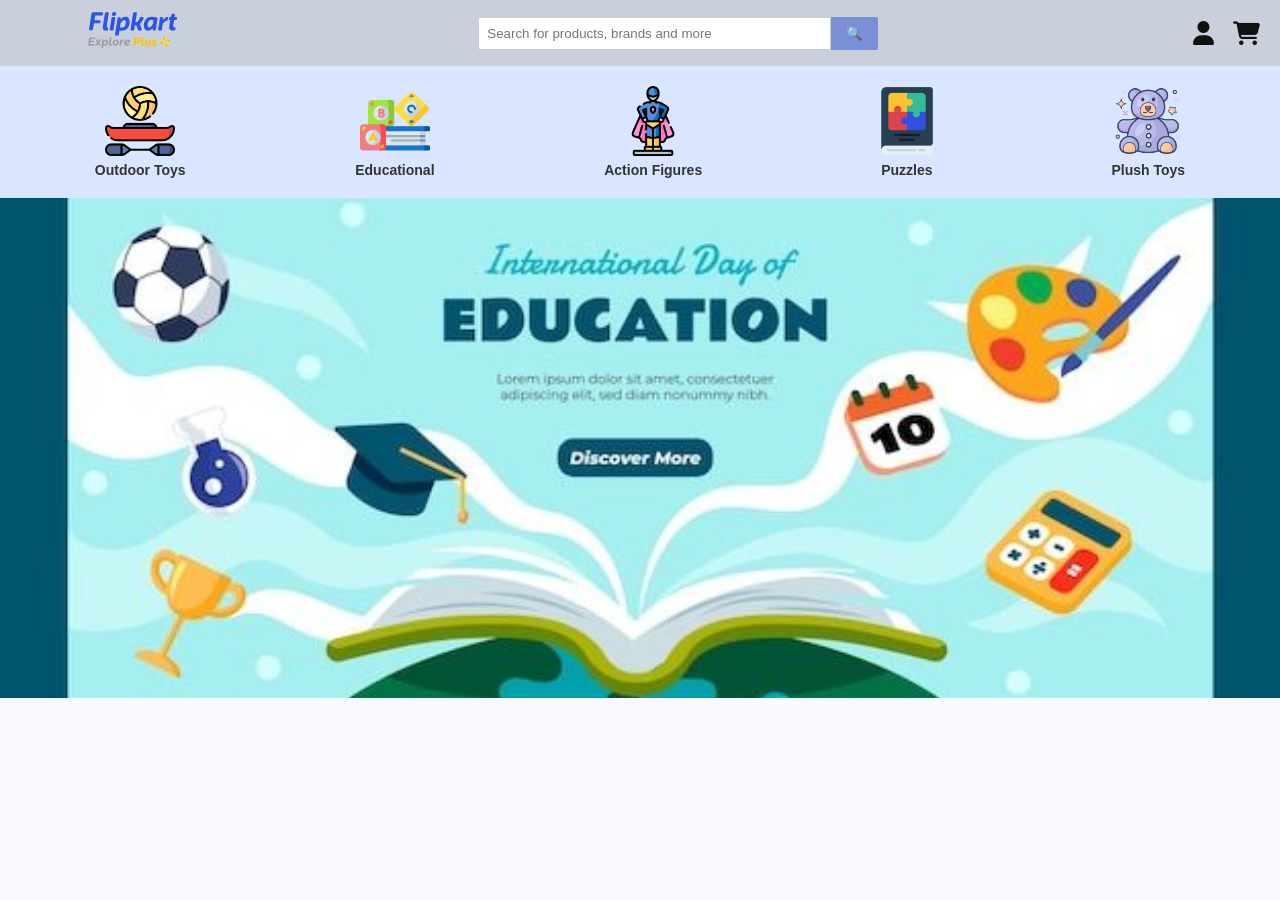
<file: toys.html>
<!DOCTYPE html>
<html lang="en">
<head>
  <meta charset="UTF-8">
  <meta name="viewport" content="width=device-width, initial-scale=1.0">
    <link rel="stylesheet" href="https://cdnjs.cloudflare.com/ajax/libs/font-awesome/6.4.0/css/all.min.css" />

  <title>Toys & Games</title>
  <style>
    body {
      margin: 0;
      font-family: Arial, Helvetica, sans-serif;
      background: #f9faff;
      color: #333;
    }

/* NAVBAR */
.navbar {
  display: flex;
  justify-content: space-between;
  align-items: center;
  background: #c9d0db;
  padding: 10px 20px;
  color: #fff;
}

.navbar .logo {
  font-size: 22px;
  font-weight: bold;
}

.search-bar {
  flex: 1;
  margin: 0 20px;
  display: flex;
  max-width: 400px;  /* limit width of search bar */
}

.search-bar input {
  flex: 1;
  padding: 8px;
  border: 1px solid #ccc;
  border-radius: 2px 0 0 2px;
}


.search-bar button {
  padding: 8px 15px;
  background: #7a8fd6;
  border: none;
  cursor: pointer;
  border-radius: 0 2px 2px 0;
}

.nav-icons i {
  font-size: 24px;
  margin-left: 15px;
  cursor: pointer;
  color: #111;
}

/* BANNER */
.banner {
  position: relative;
  width: 100%;
  overflow: hidden;
  background: #fff;
}

.banner img {
  width: 100%;        
  height: 500px;   /* 👈 Adjust banner height */
  display: none;
  object-fit: cover;   /* fills space neatly */
}

.banner img.active {
  display: block;
}


    /* ===== Categories Section ===== */
    .categories {
      display: flex;              
      justify-content: space-around; 
      align-items: center;
      padding: 10px;
      background: #dae5ff;
      flex-wrap: wrap;            
    }

    .categories a.cat {
      display: flex;
      flex-direction: column;     
      align-items: center;
      cursor: pointer;
      text-decoration: none;      
      color: inherit;
      margin: 5px;
      padding: 5px;
      border-radius: 5px;
      transition: background-color 0.3s;
    }

    .categories a.cat:hover {
      background-color: #9a9bff;
      color: #ffffff; 
    }

    .categories a.cat img {
      width: 70px;       
      height: 70px;
      margin-bottom: 6px;
    }

    .categories a.cat p {
      font-size: 14px;    
      font-weight: bold;  
      margin: 0;
      text-align: center;
    }
  </style>
</head>
<body>

  <!-- ===== NAVBAR ===== -->
    <nav class="navbar">
    <div class="logo"><a href="index.html">
        <img src="photos/Flipcart.svg" alt="Flipkart"></a>
    </div>
    <div class="search-bar">
      <input type="text" placeholder="Search for products, brands and more">
      <button>🔍</button>
    </div>
  <div class="nav-icons">
  <i class="fas fa-user"></i>
  <i class="fas fa-shopping-cart"></i>
  </div>
  </nav>

  <!-- ===== CATEGORIES ===== -->
  <div class="categories">
    <a href="outdoor-toys.html" class="cat">
      <img src="photos/canoe-polo_15045614.png" alt="Outdoor">
      <p>Outdoor Toys</p>
    </a>
    <a href="educational-toys.html" class="cat">
      <img src="photos/abc-block_10278207.png" alt="Educational">
      <p>Educational</p>
    </a>
    <a href="action-figures.html" class="cat">
      <img src="photos/action-figure_6967630.png" alt="Action Figures">
      <p>Action Figures</p>
    </a>
    <a href="puzzles.html" class="cat">
      <img src="photos/solutions_8388612.png" alt="Puzzles">
      <p>Puzzles</p>
    </a>
    <a href="plush-toys.html" class="cat">
      <img src="photos/teddy-bear_4969887.png" alt="Plush Toys">
      <p>Plush Toys</p>
    </a>
  </div>

  <!-- ===== BANNER SLIDER ===== -->
  <div class="banner">
    <img src="banner/education.jpg" class="active">
    <img src="banner/education2.jpg">
    <img src="banner/Orange Yellow Green Creative Sportsfest Banner.png">
    <img src="banner/plush2.jpg">
    <img src="banner/puzzle.jpg">
    <img src="banner/plush1.jpg">
  </div>



  <!-- ===== SLIDER SCRIPT ===== -->
  <script>
    let slides = document.querySelectorAll(".banner img");
    let index = 0;

    function showSlide() {
      slides.forEach((img, i) => {
        img.classList.remove("active");
        if (i === index) img.classList.add("active");
      });
      index = (index + 1) % slides.length;
    }

    setInterval(showSlide, 3000); // change every 3 sec
  </script>

</body>
</html>
</file>
<file: styles.css>
body {
  margin: 0;
  font-family: Arial, sans-serif;
  background: #f1f3f6;
}

/* NAVBAR */
.navbar {
  display: flex;
  justify-content: space-between;
  align-items: center;
  background: #dae5ff;
  padding: 10px 20px;
  color: #fff;
}

.navbar .logo {
  font-size: 22px;
  font-weight: bold;
}

.search-bar {
  flex: 1;
  margin: 0 20px;
  display: flex;
  max-width: 400px;  /* limit width of search bar */
}

.search-bar input {
  flex: 1;
  padding: 8px;
  border: 1px solid #ccc;
  border-radius: 2px 0 0 2px;
}


.search-bar button {
  padding: 8px 15px;
  background: #7a8fd6;
  border: none;
  cursor: pointer;
  border-radius: 0 2px 2px 0;
}

.nav-icons {
  display: flex;
  align-items: center;
  gap: 20px;
  color: #000;
}

.nav-icons a {
  color: #000;
  text-decoration: none;
  position: relative;
}

.nav-icons i {
  font-size: 22px;
  cursor: pointer;
  transition: transform 0.2s ease;
}
.nav-icons i:hover {
  transform: scale(1.1);
  color: #2874f0;
}
/* ===== ACCOUNT DROPDOWN ===== */
.account-dropdown {
  position: relative;
  display: inline-block;
}

.account-link i {
  font-size: 22px;
  color: #111;
  cursor: pointer;
}

/* DROPDOWN MENU STYLING */
.dropdown-menu {
  position: absolute;
  top: 35px;
  right: 0;
  background: white;
  color: #333;
  border-radius: 6px;
  box-shadow: 0 4px 10px rgba(0,0,0,0.15);
  display: none;
  flex-direction: column;
  width: 200px;
  z-index: 10;
  animation: fadeOut 0.2s ease;
}

/* SHOW ON HOVER */
.account-dropdown:hover .dropdown-menu {
  display: flex;
  animation: fadeIn 0.3s ease forwards;
}

@keyframes fadeIn {
  from { opacity: 0; transform: translateY(-10px); }
  to { opacity: 1; transform: translateY(0); }
}

.dropdown-menu p {
  font-weight: bold;
  padding: 10px 15px;
}

.dropdown-menu a {
  padding: 10px 15px;
  text-decoration: none;
  color: #333;
  transition: background 0.2s;
}

.dropdown-menu a:hover {
  background: #f5f5f5;
}

.dropdown-menu .logout {
  color: red;
}

/* CART BADGE */
.cart-link {
  position: relative;
}

.cart-badge {
  position: absolute;
  top: -6px;
  right: -10px;
  background: red;
  color: white;
  border-radius: 50%;
  font-size: 12px;
  padding: 2px 6px;
}

/* CATEGORIES */
.categories {
  display: flex;
  justify-content: space-around;
  align-items: center;
  padding: 15px;
  background: #dae5ff;
  flex-wrap: wrap;
  color: #5c01fb;
}

.cat-item {
  position: relative;
  margin: 0 10px;
  text-align: center;
}

.categories a.cat {
  display: flex;
  flex-direction: column;
  align-items: center;
  cursor: pointer;
  text-decoration: none;
  color: inherit;
  padding: 5px;
  border-radius: 8px;
  transition: background-color 0.3s;
}

.categories a.cat:hover {
  background-color: #e9ff9a;
  color: #000000;
}

.categories a.cat img {
  width: 60px;
  height: 60px;
  margin-bottom: 4px;
}

.categories a.cat p {
  font-size: 13px;
  font-weight: bold;
  margin: 0;
  text-align: center;
}

/* Dropdown Menu */
.sub-menu {
  display: none;
  position: absolute;
  top: 100%;
  left: 50%;
  transform: translateX(-50%);
  background: #fff;
  border-radius: 10px;
  box-shadow: 0 4px 12px rgba(0,0,0,0.15);
  min-width: 200px;
  z-index: 10;
  padding: 8px 0;
  text-align: left;
}

.sub-menu a {
  display: block;
  padding: 8px 15px;
  font-size: 14px;
  text-decoration: none;
  color: #333;
  transition: background 0.3s;
}

.sub-menu a:hover {
  background: #dae5ff;
  color: #000;
}

/* Show on Hover */
.cat-item:hover .sub-menu {
  display: block;
}

/* OFFER STRIP */
.offers {
  background: #26251f;
  text-align: center;
  padding: 10px;
  font-weight: bold;
  color: #e8ff4f;
  font-family: 'Segoe UI', Tahoma, Geneva, Verdana, sans-serif;
}

/* BANNER */
.banner {
  position: relative;
  width: 100%;
  overflow: hidden;
  background: #fff;
}

.banner .slides img {
  width: 100%;
  height: auto;
  display: none;
  object-fit: contain; /* shows full image without cropping */
  transition: opacity 1s ease-in-out;
}

.banner .slides img.active {
  display: block;
  opacity: 1;
}

/* DEAL STRIP */
.deal-strip {
  background: linear-gradient(90deg, #ff3f6c, #ff6b81);
  color: #fff;
  text-align: center;
  padding: 12px;
  font-size: 16px;
  font-weight: bold;
}

.trending {
  background-color: #fff176; /* soft yellow background */
  padding: 40px 20px;
  border-radius: 10px;
  margin: 40px 0;
}

.trending h2 {
  text-align: center;
  color: #333;
  margin-bottom: 20px;
}

.trending-grid {
  display: flex;
  justify-content: center;
  flex-wrap: wrap;
  gap: 20px;
}

.trend-card {
  background: white;
  border-radius: 10px;
  padding: 15px;
  text-align: center;
  width: 200px;
  box-shadow: 0 2px 8px rgba(0,0,0,0.1);
  transition: transform 0.3s;
}

.trend-card img {
  width: 100%;
  border-radius: 10px;
  margin-bottom: 10px;
}

.trend-card:hover {
  transform: scale(1.05);
}


/* DEAL STRIP */
.deal-strip {
  background: linear-gradient(90deg, #ff3f6c, #ff6b81);
  color: #fff;
  text-align: center;
  padding: 12px;
  font-size: 16px;
  font-weight: bold;
}

/* TRENDING SECTION */
.trending {
  padding: 40px;
  background: #f8f8f8;
  text-align: center;
  font-family:'Franklin Gothic Medium', 'Arial Narrow', Arial, sans-serif
}
.trending h2 {
  margin-bottom: 20px;
}
.trending-grid {
  display: flex;
  flex-wrap: wrap;
  justify-content: center;
  gap: 20px;
}
.trend-card {
  background: #fff;
  border-radius: 10px;
  padding: 10px;
  width: 200px;
  box-shadow: 0 4px 10px rgba(0,0,0,0.1);
  transition: 0.3s;
}
.trend-card:hover {
  transform: scale(1.05);
}
.trend-card img {
  width: 100%;
  border-radius: 8px;
}


.featured-products {
  padding: 20px;
  background: #f9f9f9;
}

.featured-products h2 {
  margin-bottom: 15px;
  font-family: 'Segoe UI', Tahoma, Geneva, Verdana, sans-serif;
}

/* Grid layout for multiple rows */
.featured-grid {
  display: grid;
  grid-template-columns: repeat(auto-fill, minmax(180px, 1fr)); /* 4–5 per row depending on screen */
  gap: 15px;
}

.featured-card {
  background: #fff;
  border-radius: 6px;
  overflow: hidden;
  display: flex;
  flex-direction: column;
  height: 260px;
  cursor: pointer;
  box-shadow: 0 2px 5px rgba(0,0,0,0.1);
  transition: transform 0.2s, box-shadow 0.2s;
}

.featured-card:hover {
  transform: translateY(-5px);
  box-shadow: 0 6px 15px rgba(0,0,0,0.15);
}

.img-container {
  height: 70%; /* image height */
  overflow: hidden;
}

.img-container img {
  width: 100%;
  height: 100%;
  object-fit: cover;
  display: block;
}

.product-info {
  height: 30%; /* info section */
  padding: 5px 8px;
  display: flex;
  flex-direction: column;
  justify-content: center;
  align-items: center;  /* center text */
  text-align: center;   /* center text inside */
}

.product-name {
  font-family: 'Verdana', sans-serif;
  font-size: 13px;
  margin: 0;
  line-height: 1.2;
}

.product-price {
  font-weight: bold;
  color: #000;
  margin: 2px 0;
}

.product-stock.in-stock {
  color: green;
  font-size: 12px;
}

.product-stock.sold-out {
  color: red;
  font-size: 12px;
}


/* SHOP BY CATEGORIES */
.shop-categories {
  padding: 30px 20px;
  background: #d7d68d;
  color: rgb(0, 0, 0);
}



.shop-categories h2 {
  margin-bottom: 20px;
  font-family: 'Segoe UI', Tahoma, Geneva, Verdana, sans-serif;
  font-size: 22px;
  color: #000000;
}
.shop-categories h2:hover {
  color: rgb(0, 0, 0);
  transition: color 0.3s;
}

.category-grid {
  display: grid;
  grid-template-columns: repeat(2, 1fr); /* 2 per row */
  gap: 20px;
}

.category-card {
  background: #f9f9f9;
  border-radius: 8px;
  box-shadow: 0 2px 5px rgba(0,0,0,0.1);
  text-align: center;
  padding: 20px;
  transition: transform 0.2s, box-shadow 0.2s;
}

.category-card:hover {
  transform: translateY(-5px);
  box-shadow: 0 6px 15px rgba(0,0,0,0.15);
  background-color: #c2cdf2;
}

.category-card img {
  width: 80px;
  height: 80px;
  object-fit: contain;
  margin-bottom: 10px;
}

.category-card p {
  font-size: 15px;
  font-weight: bold;
  color: #333;
  margin: 0;
}

.category-card a {
  text-decoration: none;
  color: inherit;
  display: flex;
  flex-direction: column;
  align-items: center;
}
.full-banner {
  padding: 30px;
  max-width: 1200px;
  margin: auto;
}

.banner-container {
  display: grid;
  grid-template-columns: repeat(2, 1fr); /* 2 banners per row */
  gap: 20px;
}

.banner {
  border-radius: 10px;
  overflow: hidden;
  box-shadow: 0 4px 10px rgba(0,0,0,0.15);
  transition: transform 0.3s ease, box-shadow 0.3s ease;
}

.banner img {
  width: 100%;
  height: auto;
  display: block;
  border-radius: 10px;
}

.banner:hover {
  transform: scale(1.03);
  box-shadow: 0 6px 15px rgba(0,0,0,0.2);
}


/* NEWSLETTER */
.newsletter {
  background: #002f6c;
  color: white;
  text-align: center;
  padding: 50px 20px;
}
.newsletter input {
  padding: 10px;
  width: 250px;
  border: none;
  border-radius: 5px;
  margin-right: 10px;
}
.newsletter button {
  background: #ffe500;
  border: none;
  padding: 10px 20px;
  border-radius: 5px;
  cursor: pointer;
}

/* FOOTER */
footer {
  background: #111;
  color: #ccc;
  padding: 40px 20px;
}
.footer-grid {
  display: flex;
  flex-wrap: wrap;
  justify-content: space-around;
  gap: 30px;
}
.footer-grid h3 {
  color: white;
}
.footer-grid a {
  color: #ccc;
  text-decoration: none;
}
.footer-grid a:hover {
  color: #ffe500;
}
.social-icons i {
  margin: 5px;
  font-size: 20px;
  cursor: pointer;
  transition: 0.3s;
}
.social-icons i:hover {
  color: #ffe500;
}
</file>
